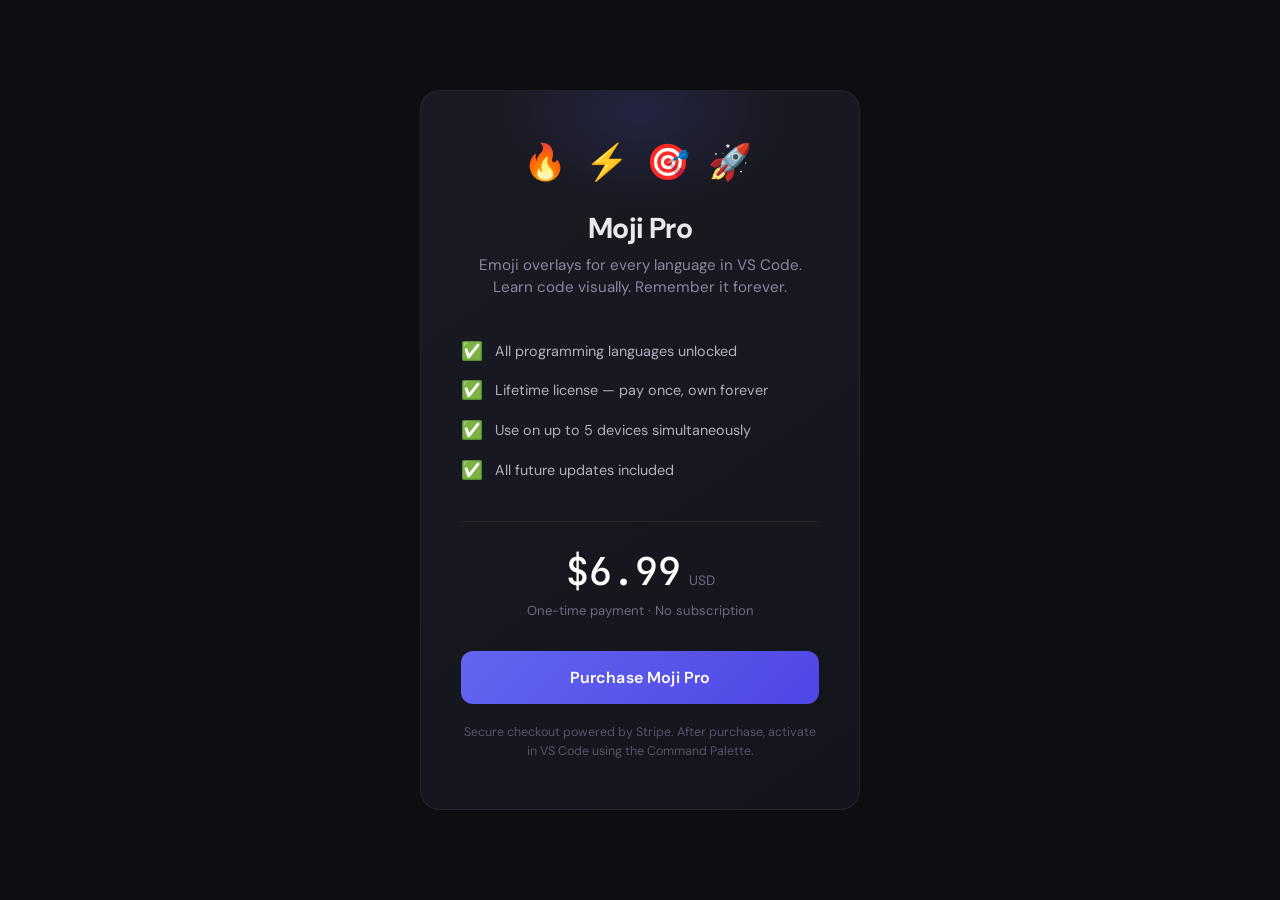
<file: moji-checkout.html>
<!DOCTYPE html>
<html lang="en">
<head>
  <meta charset="UTF-8">
  <meta name="viewport" content="width=device-width, initial-scale=1.0">
  <title>Moji Pro — Lifetime License</title>
  <link rel="icon" type="image/png" href="images/EmojiCodePro.png">
  <link href="https://fonts.googleapis.com/css2?family=DM+Sans:wght@400;500;700&family=JetBrains+Mono:wght@500&display=swap" rel="stylesheet">
  <style>
    * { margin: 0; padding: 0; box-sizing: border-box; }

    body {
      font-family: 'DM Sans', sans-serif;
      background: #0e0e12;
      color: #e8e8ed;
      min-height: 100vh;
      display: flex;
      align-items: center;
      justify-content: center;
      padding: 2rem;
    }

    .card {
      max-width: 440px;
      width: 100%;
      background: linear-gradient(145deg, #1a1a22 0%, #14141c 100%);
      border: 1px solid rgba(255,255,255,0.06);
      border-radius: 20px;
      padding: 3rem 2.5rem;
      text-align: center;
      position: relative;
      overflow: hidden;
    }

    .card::before {
      content: '';
      position: absolute;
      top: -80px;
      left: 50%;
      transform: translateX(-50%);
      width: 300px;
      height: 200px;
      background: radial-gradient(ellipse, rgba(99, 102, 241, 0.15) 0%, transparent 70%);
      pointer-events: none;
    }

    .emoji-row {
      font-size: 2.2rem;
      letter-spacing: 0.3rem;
      margin-bottom: 1.5rem;
      position: relative;
    }

    h1 {
      font-size: 1.8rem;
      font-weight: 700;
      margin-bottom: 0.4rem;
      letter-spacing: -0.02em;
    }

    .tagline {
      color: #8888a0;
      font-size: 0.95rem;
      margin-bottom: 2rem;
      line-height: 1.5;
    }

    .features {
      text-align: left;
      margin-bottom: 2rem;
    }

    .feature {
      display: flex;
      align-items: center;
      gap: 0.75rem;
      padding: 0.55rem 0;
      font-size: 0.9rem;
      color: #b0b0c0;
    }

    .feature span {
      font-size: 1.1rem;
    }

    .divider {
      height: 1px;
      background: rgba(255,255,255,0.06);
      margin: 1.5rem 0;
    }

    .price-row {
      display: flex;
      align-items: baseline;
      justify-content: center;
      gap: 0.5rem;
      margin-bottom: 0.3rem;
    }

    .price {
      font-family: 'JetBrains Mono', monospace;
      font-size: 2.4rem;
      font-weight: 500;
      color: #fff;
    }

    .price-label {
      color: #6b6b80;
      font-size: 0.85rem;
    }

    .once {
      color: #6b6b80;
      font-size: 0.82rem;
      margin-bottom: 2rem;
    }

    .buy-btn {
      width: 100%;
      padding: 1rem;
      font-family: 'DM Sans', sans-serif;
      font-size: 1rem;
      font-weight: 600;
      color: #fff;
      background: linear-gradient(135deg, #6366f1 0%, #4f46e5 100%);
      border: none;
      border-radius: 12px;
      cursor: pointer;
      transition: all 0.2s ease;
      letter-spacing: 0.01em;
    }

    .buy-btn:hover {
      transform: translateY(-1px);
      box-shadow: 0 8px 30px rgba(99, 102, 241, 0.3);
    }

    .buy-btn:active {
      transform: translateY(0);
    }

    .note {
      margin-top: 1.2rem;
      font-size: 0.78rem;
      color: #55556a;
      line-height: 1.5;
    }
  </style>
</head>
<body>

  <div class="card">
    <div class="emoji-row">🔥 ⚡ 🎯 🚀</div>
    <h1>Moji Pro</h1>
    <p class="tagline">Emoji overlays for every language in VS Code.<br>Learn code visually. Remember it forever.</p>

    <div class="features">
      <div class="feature"><span>✅</span> All programming languages unlocked</div>
      <div class="feature"><span>✅</span> Lifetime license — pay once, own forever</div>
      <div class="feature"><span>✅</span> Use on up to 5 devices simultaneously</div>
      <div class="feature"><span>✅</span> All future updates included</div>
    </div>

    <div class="divider"></div>

    <div class="price-row">
      <span class="price">$6.99</span>
      <span class="price-label">USD</span>
    </div>
    <p class="once">One-time payment · No subscription</p>

    <button class="buy-btn" onclick="openCheckout()">Purchase Moji Pro</button>

    <p class="note">
      Secure checkout powered by Stripe. After purchase, activate in VS Code
      using the Command Palette.
    </p>
  </div>

  <script>
    function openCheckout() {
      // Redirect to the Stripe Payment Link for Moji Pro
      window.location.href = 'https://buy.stripe.com/28E3cwgxVaZ1bGlerb8Ra00';
    }
  </script>

</body>
</html>
</file>
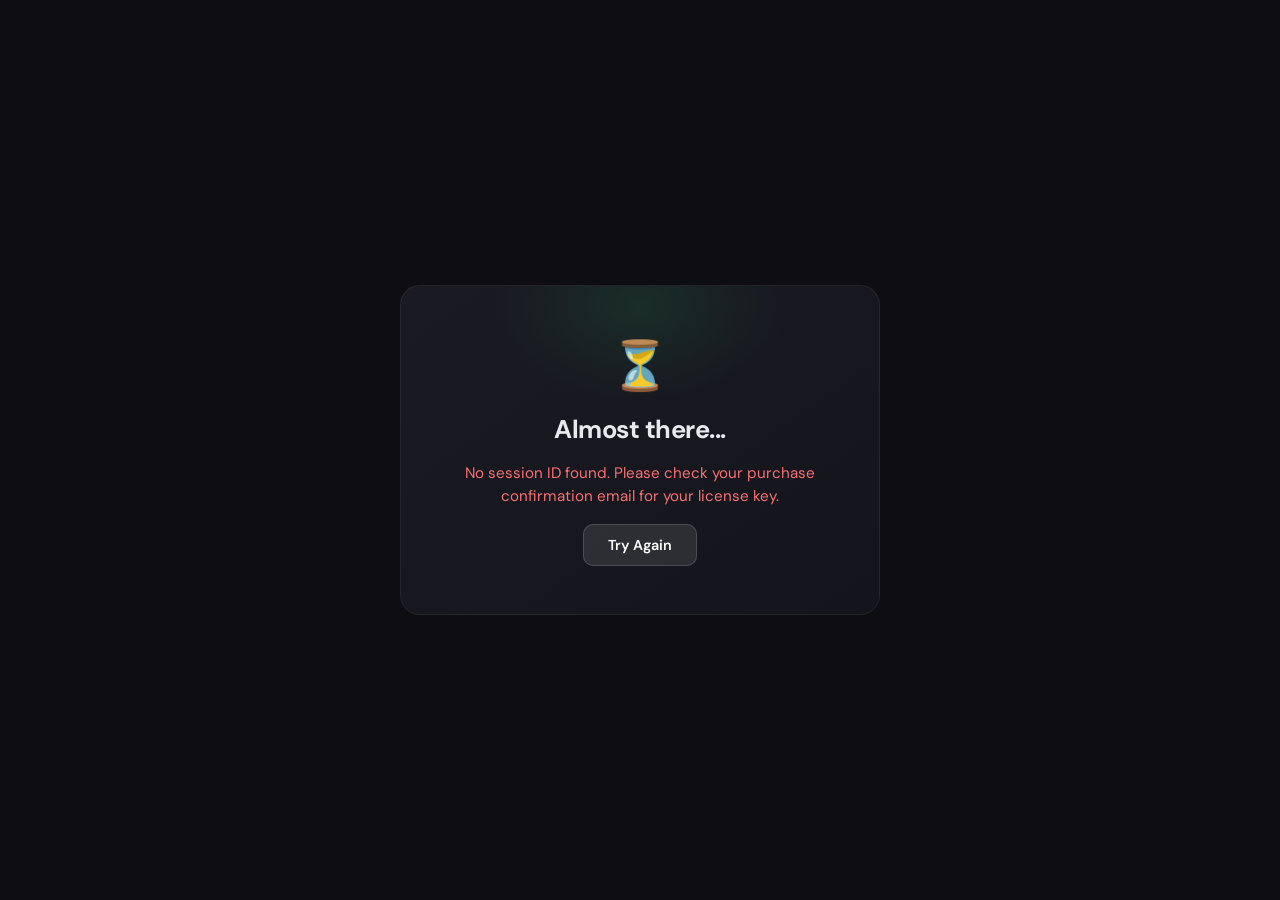
<file: moji-success.html>
<!DOCTYPE html>
<html lang="en">
<head>
  <meta charset="UTF-8">
  <meta name="viewport" content="width=device-width, initial-scale=1.0">
  <title>Moji Pro — Purchase Complete</title>
  <link href="https://fonts.googleapis.com/css2?family=DM+Sans:wght@400;500;700&family=JetBrains+Mono:wght@500&display=swap" rel="stylesheet">
  <style>
    * { margin: 0; padding: 0; box-sizing: border-box; }

    body {
      font-family: 'DM Sans', sans-serif;
      background: #0e0e12;
      color: #e8e8ed;
      min-height: 100vh;
      display: flex;
      align-items: center;
      justify-content: center;
      padding: 2rem;
    }

    .card {
      max-width: 480px;
      width: 100%;
      background: linear-gradient(145deg, #1a1a22 0%, #14141c 100%);
      border: 1px solid rgba(255,255,255,0.06);
      border-radius: 20px;
      padding: 3rem 2.5rem;
      text-align: center;
      position: relative;
      overflow: hidden;
    }

    .card::before {
      content: '';
      position: absolute;
      top: -80px;
      left: 50%;
      transform: translateX(-50%);
      width: 300px;
      height: 200px;
      background: radial-gradient(ellipse, rgba(34, 197, 94, 0.12) 0%, transparent 70%);
      pointer-events: none;
    }

    .check {
      font-size: 3rem;
      margin-bottom: 1rem;
    }

    h1 {
      font-size: 1.6rem;
      font-weight: 700;
      margin-bottom: 0.5rem;
      letter-spacing: -0.02em;
    }

    .subtitle {
      color: #8888a0;
      font-size: 0.95rem;
      margin-bottom: 2rem;
      line-height: 1.5;
    }

    .license-box {
      background: #0e0e12;
      border: 1px solid rgba(255,255,255,0.1);
      border-radius: 12px;
      padding: 1.2rem;
      margin-bottom: 1rem;
    }

    .license-label {
      font-size: 0.75rem;
      color: #6b6b80;
      text-transform: uppercase;
      letter-spacing: 0.08em;
      margin-bottom: 0.6rem;
    }

    .license-key {
      font-family: 'JetBrains Mono', monospace;
      font-size: 1.3rem;
      font-weight: 500;
      color: #fff;
      letter-spacing: 0.05em;
      word-break: break-all;
      user-select: all;
    }

    .copy-btn {
      width: 100%;
      padding: 0.85rem;
      font-family: 'DM Sans', sans-serif;
      font-size: 0.95rem;
      font-weight: 600;
      color: #fff;
      background: linear-gradient(135deg, #6366f1 0%, #4f46e5 100%);
      border: none;
      border-radius: 12px;
      cursor: pointer;
      transition: all 0.2s ease;
      margin-bottom: 1.5rem;
    }

    .copy-btn:hover {
      transform: translateY(-1px);
      box-shadow: 0 8px 30px rgba(99, 102, 241, 0.3);
    }

    .copy-btn.copied {
      background: linear-gradient(135deg, #22c55e 0%, #16a34a 100%);
    }

    .install-btn {
      display: block;
      width: 100%;
      padding: 0.85rem;
      font-family: 'DM Sans', sans-serif;
      font-size: 0.95rem;
      font-weight: 600;
      color: #e8e8ed;
      background: rgba(255,255,255,0.06);
      border: 1px solid rgba(255,255,255,0.12);
      border-radius: 12px;
      cursor: pointer;
      transition: all 0.2s ease;
      margin-bottom: 1.5rem;
      text-decoration: none;
      text-align: center;
    }

    .install-btn:hover {
      background: rgba(255,255,255,0.1);
      border-color: rgba(255,255,255,0.2);
      transform: translateY(-1px);
    }

    .steps {
      text-align: left;
      margin-bottom: 1.5rem;
    }

    .step {
      display: flex;
      align-items: flex-start;
      gap: 0.75rem;
      padding: 0.5rem 0;
      font-size: 0.88rem;
      color: #b0b0c0;
      line-height: 1.5;
    }

    .step-num {
      background: rgba(99, 102, 241, 0.15);
      color: #818cf8;
      font-weight: 700;
      font-size: 0.75rem;
      min-width: 24px;
      height: 24px;
      border-radius: 8px;
      display: flex;
      align-items: center;
      justify-content: center;
      margin-top: 1px;
    }

    .note {
      font-size: 0.78rem;
      color: #55556a;
      line-height: 1.5;
    }

    /* Loading state */
    .loading { display: block; }
    .success { display: none; }
    .error-state { display: none; }

    .spinner {
      width: 40px;
      height: 40px;
      border: 3px solid rgba(255,255,255,0.1);
      border-top-color: #6366f1;
      border-radius: 50%;
      animation: spin 0.8s linear infinite;
      margin: 2rem auto;
    }

    @keyframes spin {
      to { transform: rotate(360deg); }
    }

    .error-msg {
      color: #f87171;
      font-size: 0.95rem;
      margin: 1rem 0;
      line-height: 1.5;
    }

    .retry-btn {
      padding: 0.7rem 1.5rem;
      font-family: 'DM Sans', sans-serif;
      font-size: 0.9rem;
      font-weight: 600;
      color: #fff;
      background: rgba(255,255,255,0.1);
      border: 1px solid rgba(255,255,255,0.15);
      border-radius: 10px;
      cursor: pointer;
      transition: all 0.2s ease;
    }

    .retry-btn:hover {
      background: rgba(255,255,255,0.15);
    }
  </style>
</head>
<body>

  <div class="card">
    <!-- Loading State -->
    <div class="loading" id="loading">
      <div class="check">🎉</div>
      <h1>Processing your purchase...</h1>
      <p class="subtitle">Retrieving your license key</p>
      <div class="spinner"></div>
    </div>

    <!-- Success State -->
    <div class="success" id="success">
      <div class="check">✅</div>
      <h1>Thank you for purchasing Moji Pro!</h1>
      <p class="subtitle">Here's your license key. Copy it and activate in VS Code.</p>

      <div class="license-box">
        <div class="license-label">Your License Key</div>
        <div class="license-key" id="licenseKey">—</div>
      </div>

      <button class="copy-btn" id="copyBtn" onclick="copyKey()">Copy License Key</button>

      <a class="install-btn" href="https://marketplace.visualstudio.com/items?itemName=Lucidian.moji-pro" target="_blank" rel="noopener">Install Moji Pro in VS Code</a>

      <div class="steps">
        <div class="step">
          <span class="step-num">1</span>
          <span>Open VS Code and make sure Moji is installed</span>
        </div>
        <div class="step">
          <span class="step-num">2</span>
          <span>Open the Command Palette (<strong>Ctrl+Shift+P</strong> or <strong>Cmd+Shift+P</strong>)</span>
        </div>
        <div class="step">
          <span class="step-num">3</span>
          <span>Search for <strong>"Moji Pro: Activate License"</strong> and paste your key</span>
        </div>
      </div>

      <p class="note">
        Save this key somewhere safe. You can use it on up to 5 devices.
        If you need help, contact license@zenfrogstudio.com
      </p>
    </div>

    <!-- Error State -->
    <div class="error-state" id="errorState">
      <div class="check">⏳</div>
      <h1>Almost there...</h1>
      <p class="error-msg" id="errorMsg">Your purchase is still being processed. This usually takes a few seconds.</p>
      <button class="retry-btn" onclick="fetchLicense()">Try Again</button>
    </div>
  </div>

  <script>
    const SUPABASE_URL = 'https://txsfvojjzmoxtzhszzoa.supabase.co/functions/v1/moji-license/lookup-by-transaction';
    const ANON_KEY = 'eyJhbGciOiJIUzI1NiIsInR5cCI6IkpXVCJ9.eyJpc3MiOiJzdXBhYmFzZSIsInJlZiI6InR4c2Z2b2pqem1veHR6aHN6em9hIiwicm9sZSI6ImFub24iLCJpYXQiOjE3NzI4MTY2MzgsImV4cCI6MjA4ODM5MjYzOH0.4dsx0LktL5pwYAaN3JgVl5A5nEzB7W8KPHyhWapWMY4';

    let licenseKey = '';
    let retryCount = 0;
    const MAX_RETRIES = 5;

    // Get Stripe checkout session ID from URL
    function getSessionId() {
      const params = new URLSearchParams(window.location.search);
      return params.get('session_id');
    }

    async function fetchLicense() {
      const sessionId = getSessionId();

      if (!sessionId) {
        showError('No session ID found. Please check your purchase confirmation email for your license key.');
        return;
      }

      showLoading();

      try {
        const res = await fetch(SUPABASE_URL, {
          method: 'POST',
          headers: {
            'Content-Type': 'application/json',
            'Authorization': `Bearer ${ANON_KEY}`,
          },
          body: JSON.stringify({ session_id: sessionId }),
        });

        const data = await res.json();

        if (data.license_key) {
          licenseKey = data.license_key;
          showSuccess(licenseKey);
        } else {
          retryCount++;
          if (retryCount <= MAX_RETRIES) {
            // Webhook may not have fired yet — wait and retry
            setTimeout(fetchLicense, 3000);
          } else {
            showError('Your purchase is confirmed but your license key is still being generated. Please refresh this page in a minute, or contact daniel@zenfrogstudio.com for help.');
          }
        }
      } catch (err) {
        showError('Could not connect to the server. Please refresh the page to try again.');
      }
    }

    function showLoading() {
      document.getElementById('loading').style.display = 'block';
      document.getElementById('success').style.display = 'none';
      document.getElementById('errorState').style.display = 'none';
    }

    function showSuccess(key) {
      document.getElementById('loading').style.display = 'none';
      document.getElementById('success').style.display = 'block';
      document.getElementById('errorState').style.display = 'none';
      document.getElementById('licenseKey').textContent = key;
    }

    function showError(msg) {
      document.getElementById('loading').style.display = 'none';
      document.getElementById('success').style.display = 'none';
      document.getElementById('errorState').style.display = 'block';
      document.getElementById('errorMsg').textContent = msg;
    }

    function copyKey() {
      navigator.clipboard.writeText(licenseKey).then(() => {
        const btn = document.getElementById('copyBtn');
        btn.textContent = 'Copied!';
        btn.classList.add('copied');
        setTimeout(() => {
          btn.textContent = 'Copy License Key';
          btn.classList.remove('copied');
        }, 2000);
      });
    }

    // Start fetching on page load
    fetchLicense();
  </script>

</body>
</html>
</file>
